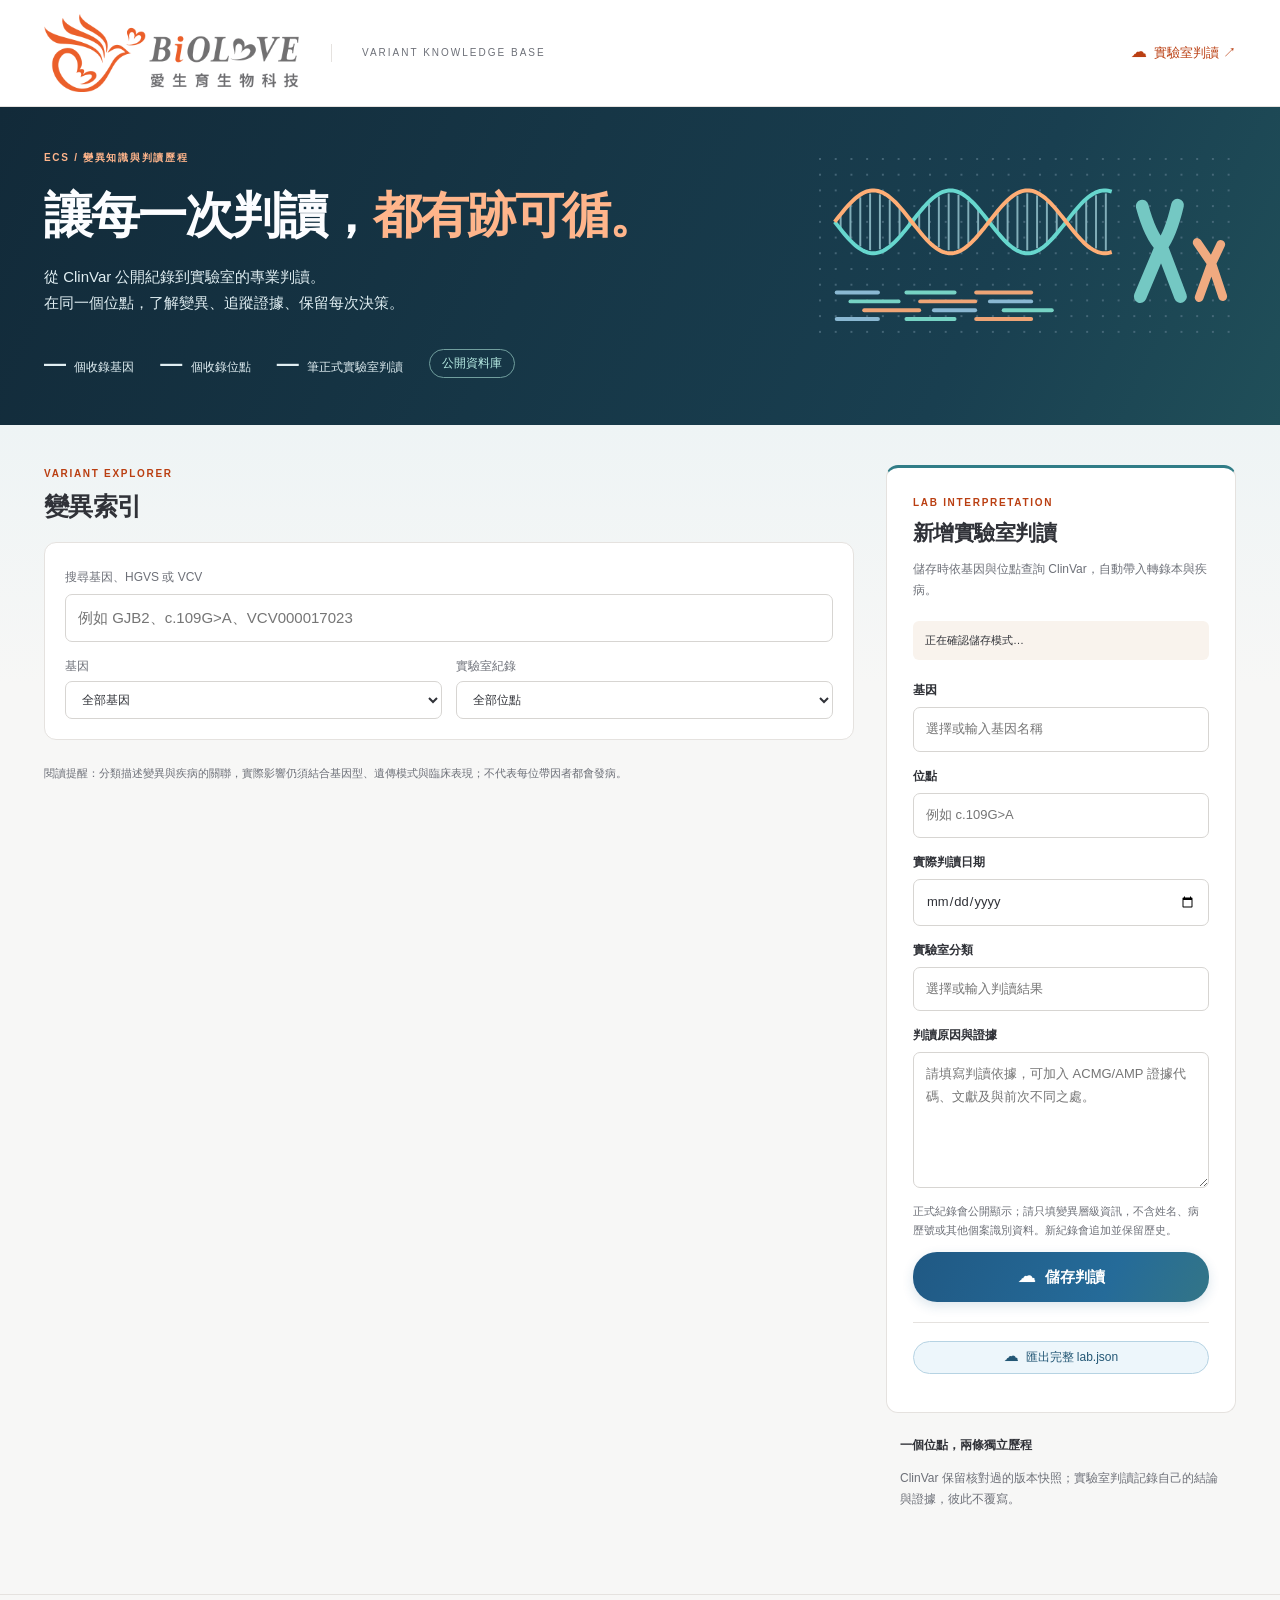
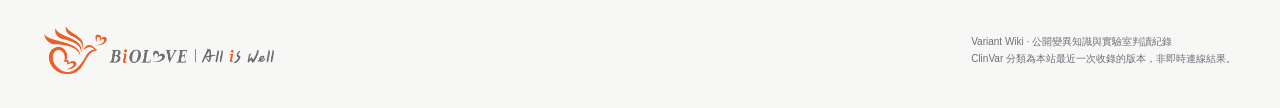
<file: template.html>
<!doctype html>
<html lang="zh-Hant">
<head><meta charset="utf-8"><meta name="viewport" content="width=device-width, initial-scale=1"><title>BiOLoVE｜Variant Wiki 變異判讀資料庫</title><link rel="icon" href="assets/biolove-2.png"><link rel="stylesheet" href="assets/style.css?v=archive1"><script src="assets/clinvar.js?v=archive1" defer></script><script src="assets/app.js?v=formal117" defer></script></head>
<body>
<header class="site-header"><div class="wrap nav"><img class="brand" src="assets/biolove-3.png" alt="BiOLoVE 愛生育生物科技"><span class="nav-title">VARIANT KNOWLEDGE BASE</span><a href="#lab-panel" class="nav-link">實驗室判讀 ↗</a></div></header>
<div class="hero"><div class="wrap"><div class="eyebrow">ECS / 變異知識與判讀歷程</div><h1>讓每一次判讀，<span>都有跡可循。</span></h1><p>從 ClinVar 公開紀錄到實驗室的專業判讀。<br>在同一個位點，了解變異、追蹤證據、保留每次決策。</p><svg class="genome-art" viewBox="0 0 430 190" aria-hidden="true"><defs><pattern id="grid" width="16" height="16" patternUnits="userSpaceOnUse"><circle cx="1" cy="1" r="1" fill="#527384"/></pattern></defs><rect width="430" height="190" fill="url(#grid)"/><g fill="none" stroke="#82aeb9" stroke-width="2"><path d="M22 58.1 V71.9"/><path d="M32 47.7 V82.3"/><path d="M42 40.0 V90.0"/><path d="M52 36.2 V93.8"/><path d="M62 37.0 V93.0"/><path d="M72 42.3 V87.7"/><path d="M82 51.1 V78.9"/><path d="M92 62.1 V67.9"/><path d="M102 73.5 V56.5"/><path d="M112 83.6 V46.4"/><path d="M122 90.8 V39.2"/><path d="M132 93.9 V36.1"/><path d="M142 92.5 V37.5"/><path d="M152 86.7 V43.3"/><path d="M162 77.4 V52.6"/><path d="M172 66.3 V63.7"/><path d="M182 54.9 V75.1"/><path d="M192 45.1 V84.9"/><path d="M202 38.4 V91.6"/><path d="M212 36.0 V94.0"/><path d="M222 38.1 V91.9"/><path d="M232 44.5 V85.5"/><path d="M242 54.1 V75.9"/><path d="M252 65.4 V64.6"/><path d="M262 76.7 V53.3"/><path d="M272 86.1 V43.9"/><path d="M282 92.2 V37.8"/><path d="M292 94.0 V36.0"/></g><polyline fill="none" stroke="#67d7ce" stroke-width="4" points="16,65.0 18,67.6 20,70.1 22,72.6 24,75.1 26,77.5 28,79.8 30,82.0 32,84.1 34,86.1 36,88.0 38,89.7 40,91.2 42,92.6 44,93.8 46,94.8 48,95.7 50,96.3 52,96.7 54,97.0 56,97.0 58,96.8 60,96.4 62,95.8 64,95.1 66,94.1 68,92.9 70,91.6 72,90.1 74,88.4 76,86.6 78,84.7 80,82.6 82,80.4 84,78.1 86,75.7 88,73.3 90,70.8 92,68.2 94,65.7 96,63.1 98,60.6 100,58.1 102,55.6 104,53.2 106,50.8 108,48.6 110,46.4 112,44.4 114,42.5 116,40.8 118,39.2 120,37.8 122,36.5 124,35.4 126,34.5 128,33.9 130,33.4 132,33.1 134,33.0 136,33.1 138,33.4 140,34.0 142,34.7 144,35.6 146,36.7 148,38.0 150,39.5 152,41.1 154,42.9 156,44.8 158,46.8 160,49.0 162,51.3 164,53.6 166,56.1 168,58.5 170,61.1 172,63.6 174,66.2 176,68.7 178,71.3 180,73.7 182,76.2 184,78.5 186,80.8 188,83.0 190,85.0 192,87.0 194,88.8 196,90.4 198,91.9 200,93.2 202,94.3 204,95.2 206,96.0 208,96.5 210,96.9 212,97.0 214,96.9 216,96.7 218,96.2 220,95.5 222,94.6 224,93.6 226,92.3 228,90.9 230,89.4 232,87.6 234,85.7 236,83.7 238,81.6 240,79.3 242,77.0 244,74.6 246,72.1 248,69.6 250,67.1 252,64.5 254,62.0 256,59.4 258,56.9 260,54.5 262,52.1 264,49.8 266,47.6 268,45.5 270,43.5 272,41.7 274,40.0 276,38.5 278,37.2 280,36.0 282,35.0 284,34.2 286,33.6 288,33.2 290,33.0 292,33.0 294,33.2 296,33.7 298,34.3"/><polyline fill="none" stroke="#ffae76" stroke-width="4" points="16,65.0 18,62.4 20,59.9 22,57.4 24,54.9 26,52.5 28,50.2 30,48.0 32,45.9 34,43.9 36,42.0 38,40.3 40,38.8 42,37.4 44,36.2 46,35.2 48,34.3 50,33.7 52,33.3 54,33.0 56,33.0 58,33.2 60,33.6 62,34.2 64,34.9 66,35.9 68,37.1 70,38.4 72,39.9 74,41.6 76,43.4 78,45.3 80,47.4 82,49.6 84,51.9 86,54.3 88,56.7 90,59.2 92,61.8 94,64.3 96,66.9 98,69.4 100,71.9 102,74.4 104,76.8 106,79.2 108,81.4 110,83.6 112,85.6 114,87.5 116,89.2 118,90.8 120,92.2 122,93.5 124,94.6 126,95.5 128,96.1 130,96.6 132,96.9 134,97.0 136,96.9 138,96.6 140,96.0 142,95.3 144,94.4 146,93.3 148,92.0 150,90.5 152,88.9 154,87.1 156,85.2 158,83.2 160,81.0 162,78.7 164,76.4 166,73.9 168,71.5 170,68.9 172,66.4 174,63.8 176,61.3 178,58.7 180,56.3 182,53.8 184,51.5 186,49.2 188,47.0 190,45.0 192,43.0 194,41.2 196,39.6 198,38.1 200,36.8 202,35.7 204,34.8 206,34.0 208,33.5 210,33.1 212,33.0 214,33.1 216,33.3 218,33.8 220,34.5 222,35.4 224,36.4 226,37.7 228,39.1 230,40.6 232,42.4 234,44.3 236,46.3 238,48.4 240,50.7 242,53.0 244,55.4 246,57.9 248,60.4 250,62.9 252,65.5 254,68.0 256,70.6 258,73.1 260,75.5 262,77.9 264,80.2 266,82.4 268,84.5 270,86.5 272,88.3 274,90.0 276,91.5 278,92.8 280,94.0 282,95.0 284,95.8 286,96.4 288,96.8 290,97.0 292,97.0 294,96.8 296,96.3 298,95.7"/><rect x="16" y="135" width="46" height="4" rx="2" fill="#8ab8d2"/><rect x="87" y="135" width="53" height="4" rx="2" fill="#76d3c4"/><rect x="158" y="135" width="60" height="4" rx="2" fill="#eda476"/><rect x="30" y="144" width="53" height="4" rx="2" fill="#76d3c4"/><rect x="101" y="144" width="60" height="4" rx="2" fill="#eda476"/><rect x="172" y="144" width="46" height="4" rx="2" fill="#8ab8d2"/><rect x="44" y="153" width="60" height="4" rx="2" fill="#eda476"/><rect x="115" y="153" width="46" height="4" rx="2" fill="#8ab8d2"/><rect x="186" y="153" width="53" height="4" rx="2" fill="#76d3c4"/><rect x="16" y="162" width="46" height="4" rx="2" fill="#8ab8d2"/><rect x="87" y="162" width="53" height="4" rx="2" fill="#76d3c4"/><rect x="158" y="162" width="60" height="4" rx="2" fill="#eda476"/><g fill="none" stroke-linecap="round"><path d="M329 49 Q337 79 349 91 L368 141 M365 48 Q358 78 348 91 L327 141" stroke="#74c8c3" stroke-width="13"/><path d="M385 86 L400 108 L411 141 M409 88 L399 109 L387 142" stroke="#f0aa80" stroke-width="9"/></g></svg><div class="hero-meta"><span><b id="gene-total">—</b> 個收錄基因</span><span><b id="variant-total">—</b> 個收錄位點</span><span><b id="lab-total">—</b> 筆正式實驗室判讀</span><span class="public-tag">公開資料庫</span></div></div></div>
<main class="wrap workspace"><div class="index-panel"><div class="section-title"><div class="eyebrow">VARIANT EXPLORER</div><h2>變異索引</h2></div><div class="search-bar"><label for="query">搜尋基因、HGVS 或 VCV</label><input id="query" type="search" placeholder="例如 GJB2、c.109G>A、VCV000017023"><div class="filters"><label>基因<select id="gene-filter"><option value="">全部基因</option></select></label><label>實驗室紀錄<select id="lab-filter"><option value="">全部位點</option><option value="yes">已有判讀</option><option value="no">尚無判讀</option></select></label></div></div><p id="count" role="status"></p><div id="records">
<!-- RECORDS -->
</div><p id="no-results" class="empty" hidden>沒有符合的位點，請更換搜尋字詞或篩選條件。</p><p class="reading-note">閱讀提醒：分類描述變異與疾病的關聯，實際影響仍須結合基因型、遺傳模式與臨床表現；不代表每位帶因者都會發病。</p></div>
<aside id="lab-panel"><div class="form-card"><div class="eyebrow">LAB INTERPRETATION</div><h2>新增實驗室判讀</h2><p class="muted">儲存時依基因與位點查詢 ClinVar，自動帶入轉錄本與疾病。</p><p id="storage-mode" role="status" class="mode">正在確認儲存模式…</p><form id="lab-form"><label>基因<input name="gene" list="genes" placeholder="選擇或輸入基因名稱" required maxlength="80"></label><datalist id="genes"></datalist>
<label>位點<input name="hgvs" list="sites" placeholder="例如 c.109G&gt;A" required maxlength="200"></label><datalist id="sites"></datalist>
<label>實際判讀日期<input id="lab-date" name="date" type="date" required></label><label>實驗室分類<input name="classification" required maxlength="200" list="classes" placeholder="選擇或輸入判讀結果"><datalist id="classes"><option>Pathogenic</option><option>Likely pathogenic</option><option>Uncertain significance</option><option>Likely benign</option><option>Benign</option></datalist></label><label>判讀原因與證據<textarea name="note" rows="5" maxlength="12000" placeholder="請填寫判讀依據，可加入 ACMG/AMP 證據代碼、文獻及與前次不同之處。" required></textarea></label><p class="form-help">正式紀錄會公開顯示；請只填變異層級資訊，不含姓名、病歷號或其他個案識別資料。新紀錄會追加並保留歷史。</p><button id="save-button" class="primary" type="submit">儲存判讀</button><p id="form-message" role="status" aria-live="polite"></p></form><div class="draft-tools"><button id="export-lab" type="button" class="secondary">匯出完整 lab.json</button><button id="sync-drafts" type="button" class="text-button" hidden>將本機草稿寫入專案</button><p id="draft-count" class="muted"></p></div></div><div class="side-note"><b>一個位點，兩條獨立歷程</b><p>ClinVar 保留核對過的版本快照；實驗室判讀記錄自己的結論與證據，彼此不覆寫。</p></div></aside></main>
<footer class="wrap"><img src="assets/biolove-1.png" alt="BiOLoVE · All is Well"><p>Variant Wiki · 公開變異知識與實驗室判讀紀錄<br>ClinVar 分類為本站最近一次收錄的版本，非即時連線結果。</p></footer>
<!-- STATE -->
</body></html>
</file>
<file: assets/style.css>
:root{--orange:#f15b24;--orange-dark:#ba3f12;--ink:#303238;--muted:#6d7078;--line:#e5e2df;--warm:#fbf8f5}*{box-sizing:border-box}body{margin:0;color:var(--ink);background:#f7f7f6;font:15px/1.75 -apple-system,BlinkMacSystemFont,"Segoe UI","PingFang TC",sans-serif}button,input,select,textarea{font:inherit}button,a,input,select,textarea{outline-offset:4px}a{color:var(--orange-dark);text-underline-offset:3px}button{cursor:pointer}.wrap{max-width:1380px;margin:auto;padding-left:44px;padding-right:44px}.site-header{background:#fff;border-bottom:1px solid var(--line)}.nav{height:106px;display:flex;align-items:center;gap:32px}.brand{width:255px;height:auto}.nav-title{font-size:10px;letter-spacing:.2em;color:var(--muted);border-left:1px solid var(--line);padding-left:30px}.nav-link{margin-left:auto;font-size:13px;text-decoration:none}.hero{position:relative;background:linear-gradient(112deg,#fff9f3,#fff 62%,#f4ede6);border-bottom:1px solid var(--line);overflow:hidden}.hero .wrap{padding-top:50px;padding-bottom:36px;position:relative;z-index:1}.hero:after{content:"";position:absolute;right:10%;top:20px;width:330px;height:330px;border:1px solid #f4ccba;border-radius:50%;box-shadow:0 0 0 48px #f9e7dd,0 0 0 49px #f3d7c9,0 0 0 100px #fcf2ec;opacity:.6;pointer-events:none}.eyebrow{font-size:10px;font-weight:700;letter-spacing:.17em;color:var(--orange-dark)}h1{font-size:clamp(32px,4.3vw,56px);line-height:1.35;letter-spacing:-.04em;font-weight:650;margin:16px 0}h1 span{color:var(--orange)}.hero p{color:var(--muted);margin:14px 0 28px;position:relative;max-width:600px}.hero-meta{display:flex;align-items:center;gap:26px;font-size:12px;color:var(--muted)}.hero-meta b{color:var(--ink);font-size:22px;margin-right:5px}.public-tag{padding:3px 12px;border:1px solid #efc0ac;border-radius:20px;color:var(--orange-dark)}.workspace{display:grid;grid-template-columns:minmax(0,1fr) 350px;gap:32px;padding-top:40px;padding-bottom:50px}h2{font-size:25px;line-height:1.4;margin:6px 0 18px;letter-spacing:-.025em}h3{font-size:16px;margin:0 0 14px}h4{font-size:14px;margin:5px 0}.search-bar{background:#fff;border:1px solid var(--line);padding:20px;border-radius:12px}.search-bar>label{font-size:12px;color:var(--muted)}input,select,textarea{width:100%;padding:10px 12px;color:var(--ink);background:#fff;border:1px solid #d7d5d2;border-radius:7px;min-width:0}input:focus,select:focus,textarea:focus{border-color:var(--orange);outline:2px solid #f9d1bf}textarea{resize:vertical}.filters{display:flex;gap:14px;margin-top:14px}.filters label{flex:1;font-size:12px;color:var(--muted)}.filters select{display:block;margin-top:4px}#query{margin-top:5px}#count{font-size:12px;color:var(--muted);margin:18px 0 10px}.variant{border:1px solid var(--line);background:#fff;border-radius:12px;margin:12px 0;overflow:hidden}.variant[open]{border-color:#e4bea9;box-shadow:0 4px 20px #47332006}summary{list-style:none;cursor:pointer;display:flex;align-items:start;gap:16px;padding:23px 20px}summary::-webkit-details-marker{display:none}summary:after{content:'＋';color:var(--orange);margin-left:auto;font-size:20px}.variant[open]>summary:after{content:'−'}.gene{font-size:12px;color:var(--orange-dark);background:#fff1e9;padding:3px 9px;border-radius:5px;margin-top:4px;font-weight:700;min-width:63px;text-align:center}.variant-id{flex:1;min-width:0}.variant-id strong{font-family:ui-monospace,monospace;font-size:19px}.variant-id small{display:block;font-size:10px;color:var(--muted);line-height:1.7;margin-top:6px;overflow-wrap:anywhere}.summary-class{max-width:180px;padding-top:4px}.summary-class>small{display:block;margin-top:5px;font-size:10px;color:var(--muted)}.badge{display:inline-block;padding:3px 9px;border-radius:5px;font-size:11px;font-weight:600;line-height:1.6;background:#eee}.red{color:#993e26;background:#fce8df}.amber{color:#8b641e;background:#faf0d6}.green{color:#376a56;background:#e5f0e8}.variant-body{padding:0 24px 26px}.explanation{border-top:1px solid var(--line);padding-top:24px}.explanation p{font-size:14px}.impact{background:var(--warm);border-left:3px solid var(--orange);padding:12px 16px;margin:16px 0}.impact b{font-size:12px;color:var(--orange-dark)}.impact p{margin:5px 0}.context{color:var(--muted)}small{font-size:11px;color:var(--muted)}.comparison{display:grid;grid-template-columns:1fr 1fr;background:#f7f7f6;margin:24px 0;border-radius:8px}.comparison>div{padding:14px 18px}.comparison>div+div{border-left:1px solid var(--line)}.comparison small{display:block;font-size:10px;margin-bottom:5px}.timelines{display:grid;grid-template-columns:1fr 1fr;gap:24px}.timelines>div{min-width:0}.timelines h3 span{color:var(--muted);font-size:11px}.lab-heading{display:flex;flex-wrap:wrap;align-items:baseline;gap:10px;justify-content:space-between}.event{border-left:2px solid #e6d4c8;padding:0 0 3px 14px;margin:18px 0 24px}.event p{font-size:12px;overflow-wrap:anywhere}.event small{font-size:10px}.empty{padding:18px;background:var(--warm);border:1px dashed #ded5ce;border-radius:8px;color:var(--muted);font-size:13px}.multiline{white-space:pre-wrap}.text-button{background:none;border:0;padding:0;color:var(--orange-dark);font-size:12px;text-decoration:underline;text-underline-offset:3px}.form-card{background:#fff;border:1px solid var(--line);border-top:3px solid var(--orange);padding:26px;border-radius:12px}.form-card h2{font-size:21px;margin-bottom:3px}.muted{font-size:12px;color:var(--muted)}.mode{font-size:11px;background:#f9f3ed;padding:10px 12px;border-radius:6px;margin:20px 0}.form-card label{display:block;font-size:12px;font-weight:600;margin:14px 0}.form-card label input,.form-card label select,.form-card label textarea{display:block;margin-top:6px;font-weight:400;font-size:13px}.form-help{font-size:11px;color:var(--muted)}.primary{width:100%;color:#fff;background:var(--orange);border:0;border-radius:7px;padding:12px;font-weight:600}.primary:hover{background:var(--orange-dark)}button:disabled{opacity:.55;cursor:wait}.secondary{width:100%;background:white;border:1px solid var(--line);color:var(--ink);border-radius:6px;padding:9px;font-size:12px}.draft-tools{border-top:1px solid var(--line);margin-top:20px;padding-top:18px}.draft-tools .text-button{margin-top:12px}#form-message{font-size:12px;white-space:pre-wrap}.error{color:#a12623}.success{color:#276343}.side-note{padding:22px 14px;font-size:12px;color:var(--muted)}.side-note b{color:var(--ink)}.reading-note{font-size:11px;color:var(--muted);margin-top:24px}footer{display:flex;align-items:center;justify-content:space-between;border-top:1px solid var(--line);padding-top:28px;padding-bottom:30px;gap:32px}footer img{width:230px;max-width:50%;height:auto}footer p{font-size:10px;color:var(--muted)}[hidden]{display:none!important}.draft-tag{font-size:10px;background:#faeac8;color:#77561f;padding:2px 6px;border-radius:4px}@media(min-width:1100px){aside{align-self:start;position:sticky;top:24px}}@media(max-width:1050px){.wrap{padding-left:24px;padding-right:24px}.workspace{grid-template-columns:minmax(0,1fr) 310px;gap:20px}.nav-title{display:none}.hero:after{right:-100px;opacity:.35}.timelines{grid-template-columns:1fr}.summary-class{max-width:140px}summary{gap:10px;padding:18px 14px}.gene{min-width:0}.form-card{padding:20px}}@media(max-width:760px){.workspace{grid-template-columns:1fr}.nav{height:82px}.brand{width:210px}.nav-link{font-size:11px}.hero .wrap{padding-top:32px}.hero-meta{gap:14px;flex-wrap:wrap}.hero-meta b{font-size:18px}.hero:after{display:none}.summary-class{max-width:130px}.variant-id strong{font-size:16px}.variant-body{padding:0 18px 20px}.comparison>div{padding:12px}.hero p{font-size:13px}.workspace{padding-top:28px}.form-card{padding:24px}footer{flex-direction:column;align-items:start;gap:12px}footer img{max-width:80%}.nav-link{white-space:nowrap}}

.hero h1 {white-space:nowrap;font-size:clamp(18px,5.2vw,56px)}
.hero-meta {flex-wrap:wrap}
.primary,.secondary,.nav-link,.add-lab {border-radius:24px}
.primary {background:linear-gradient(115deg,#205984,#256b99 66%,#337587);box-shadow:0 4px 12px #215d8729}
.primary:hover {background:#174c70}
.primary::before,.secondary::before,.add-lab::before,.nav-link::before {content:"☁";display:inline-block;margin-right:.45em;font:1.25em/1 system-ui}
.secondary,.add-lab {background:#edf6fb;color:#235775;border:1px solid #b6d3e3;padding:5px 12px}

.hero {background:linear-gradient(115deg,#122a39,#193f50 75%,#204f59);color:#fcfdff;border:0}
.hero:after {display:none}
.hero .eyebrow,.hero h1 span {color:#ffb58b}
.hero p,.hero-meta,.hero-meta b {color:#e0eef2}
.hero .public-tag {color:#b7ece4;border-color:#719f9e}
.hero .wrap {padding-block:42px}
.genome-art {position:absolute;width:33%;right:3%;top:16%;max-height:190px}
.hero h1 {font-size:clamp(18px,3.8vw,52px)}
.workspace {background:linear-gradient(180deg,#eef4f5,transparent 260px)}
.form-card {border-top-color:#317d87}
.variant[open] {box-shadow:0 8px 25px #15394912}
@media(max-width:900px){.genome-art{position:static;display:block;width:min(100%,370px);height:105px;margin:0 0 20px}.hero .wrap{padding-block:24px}.hero p{margin-bottom:8px}}
</file>
